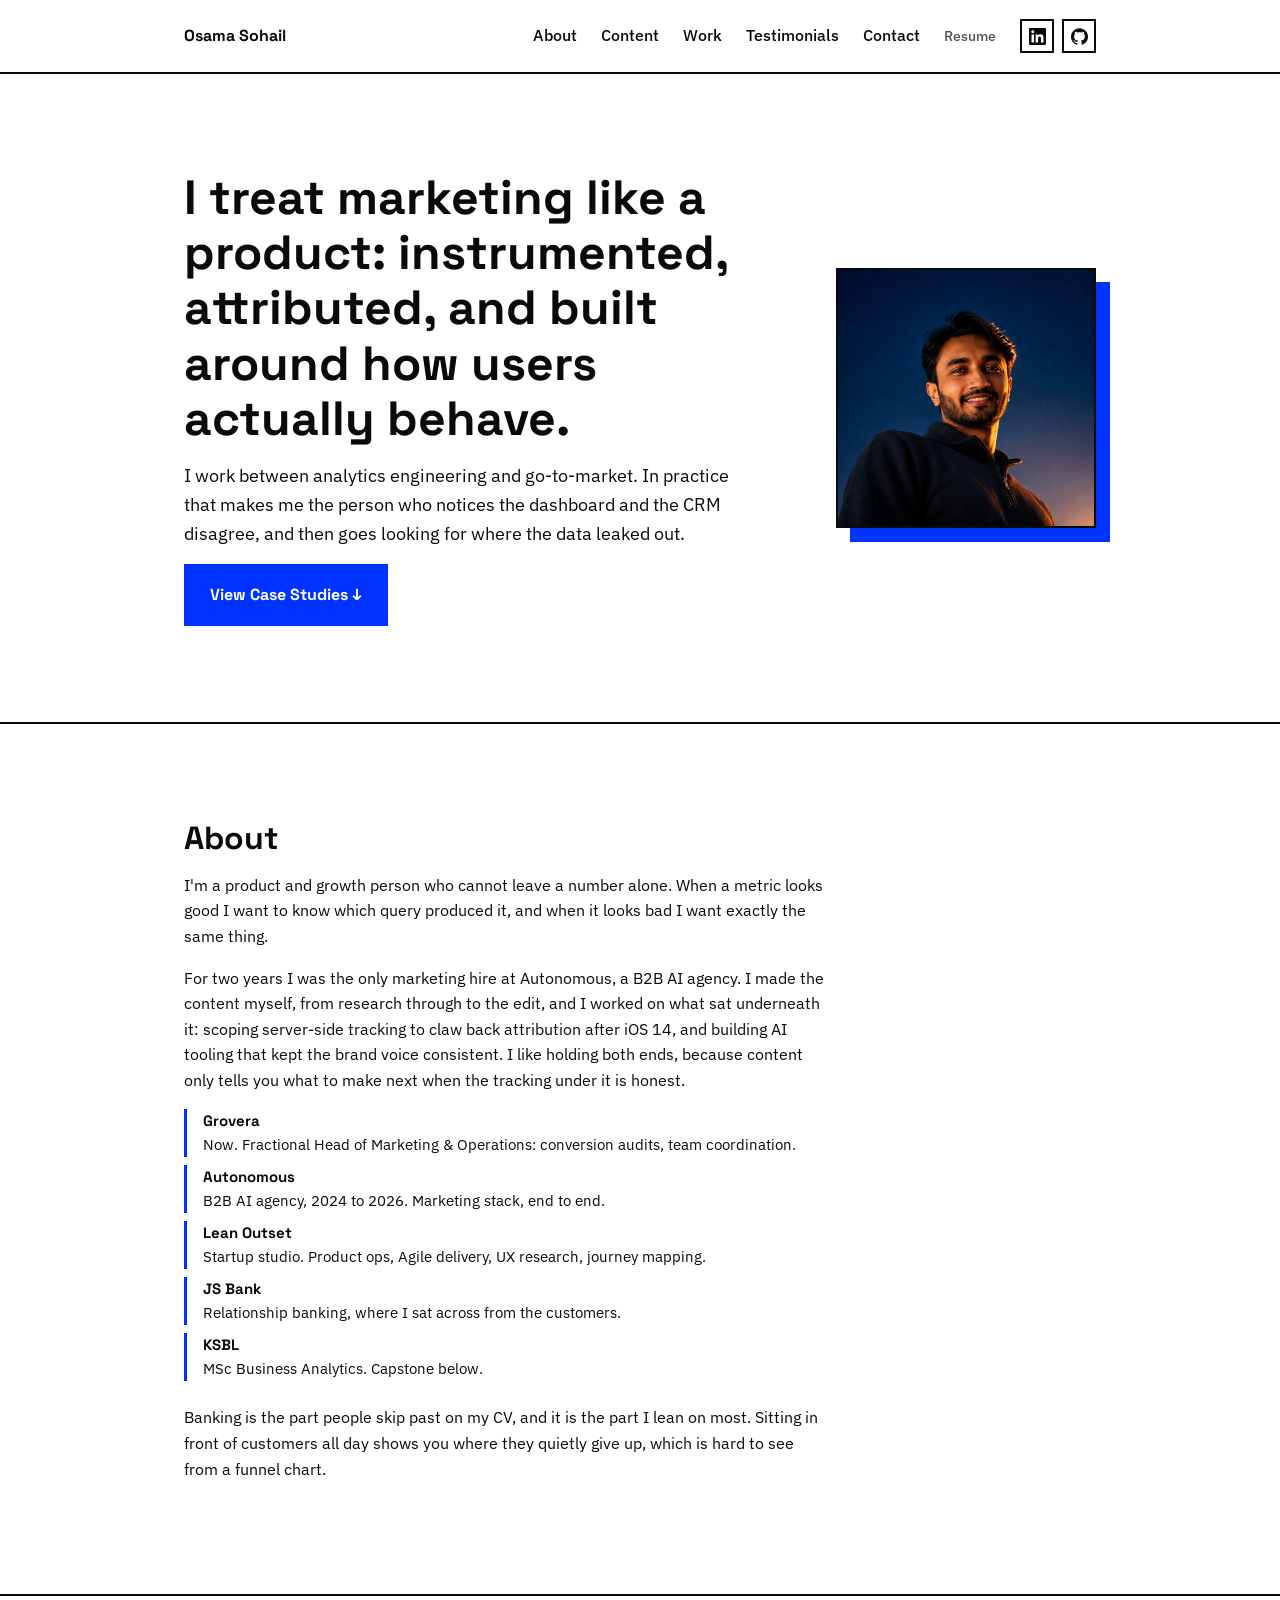
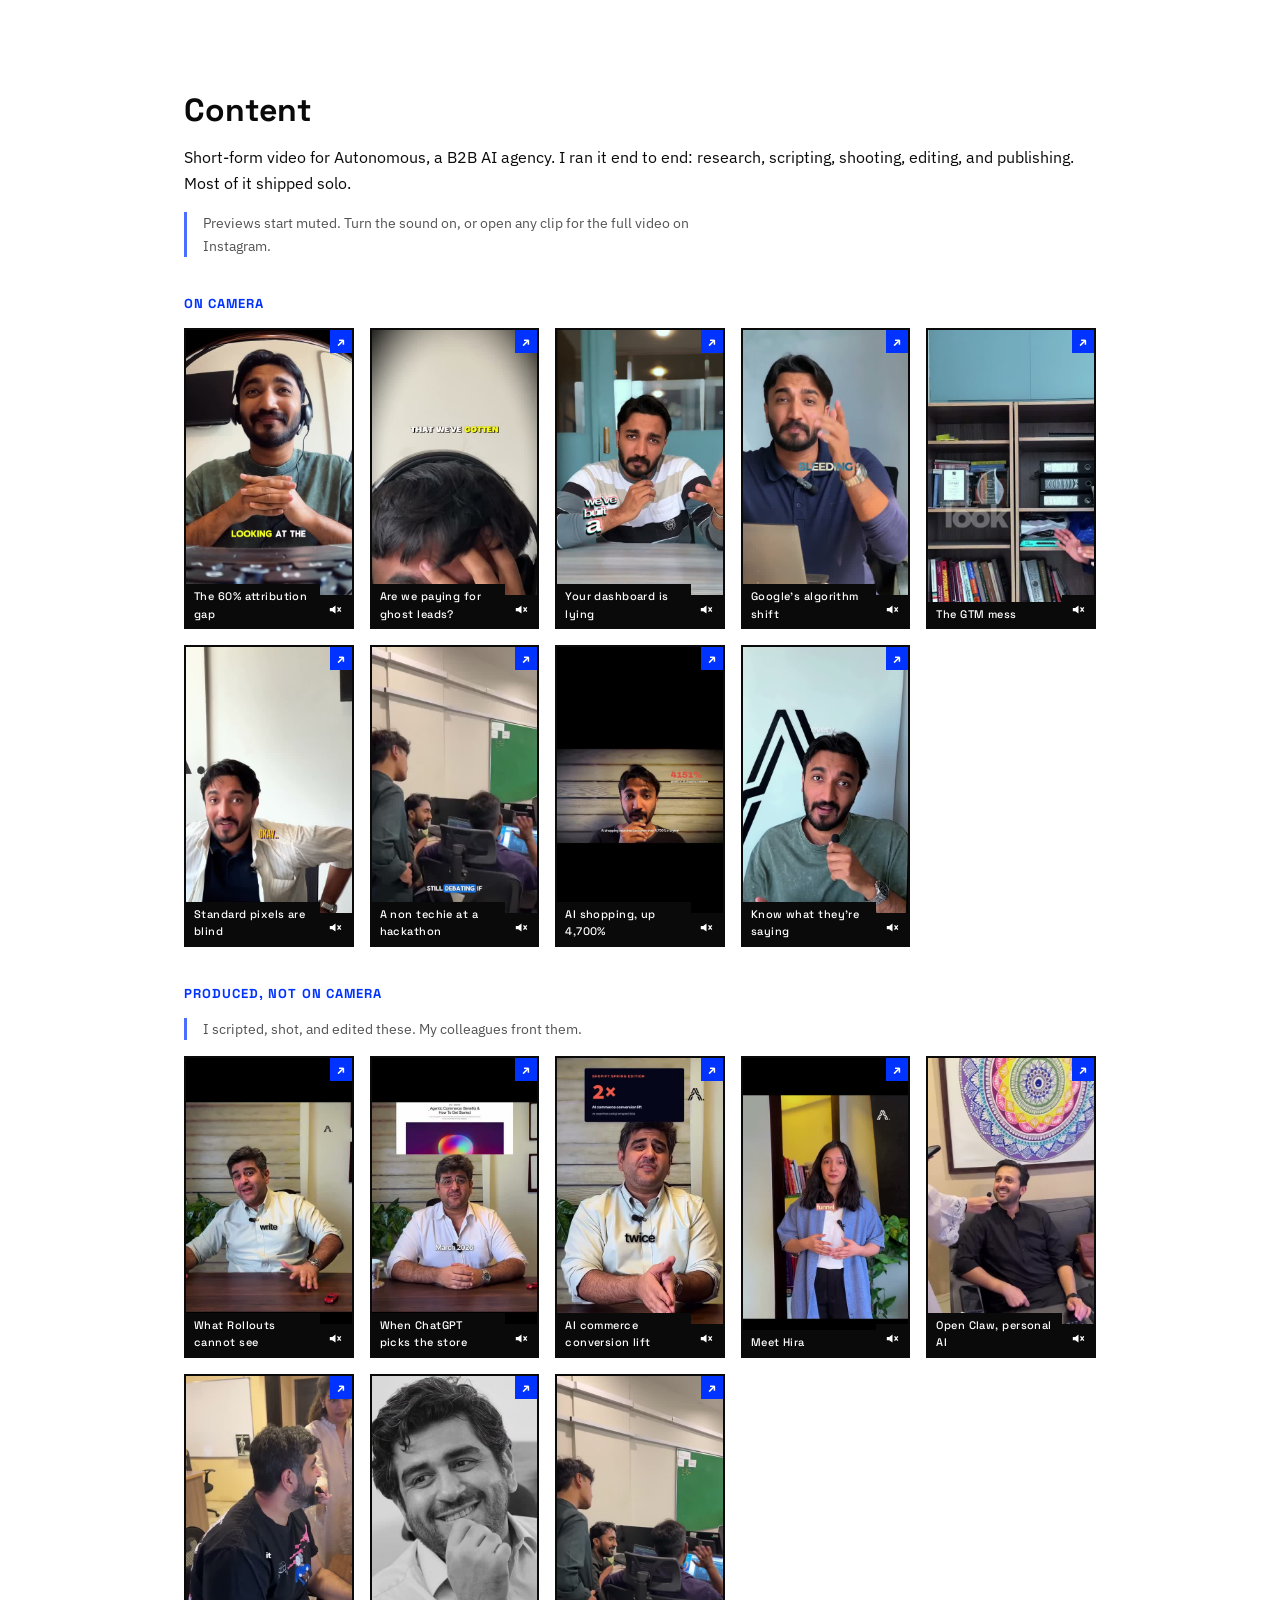
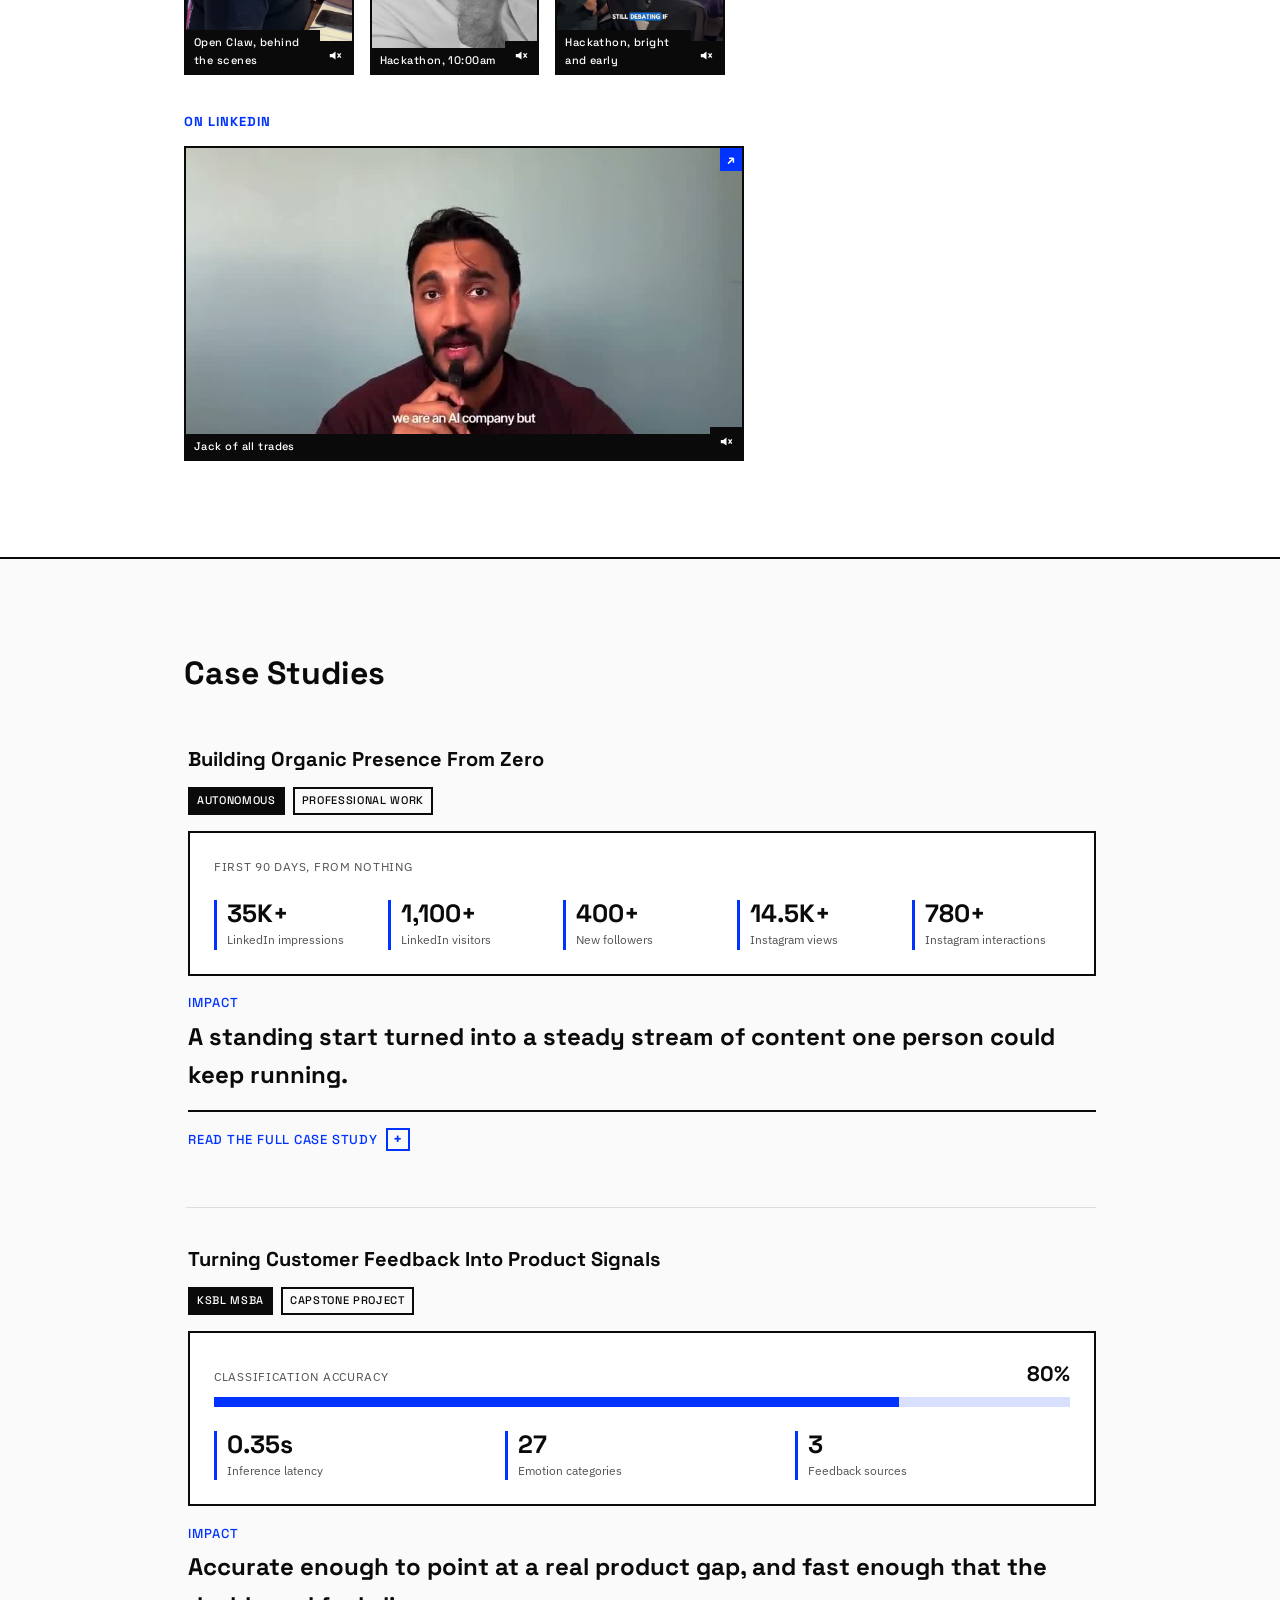
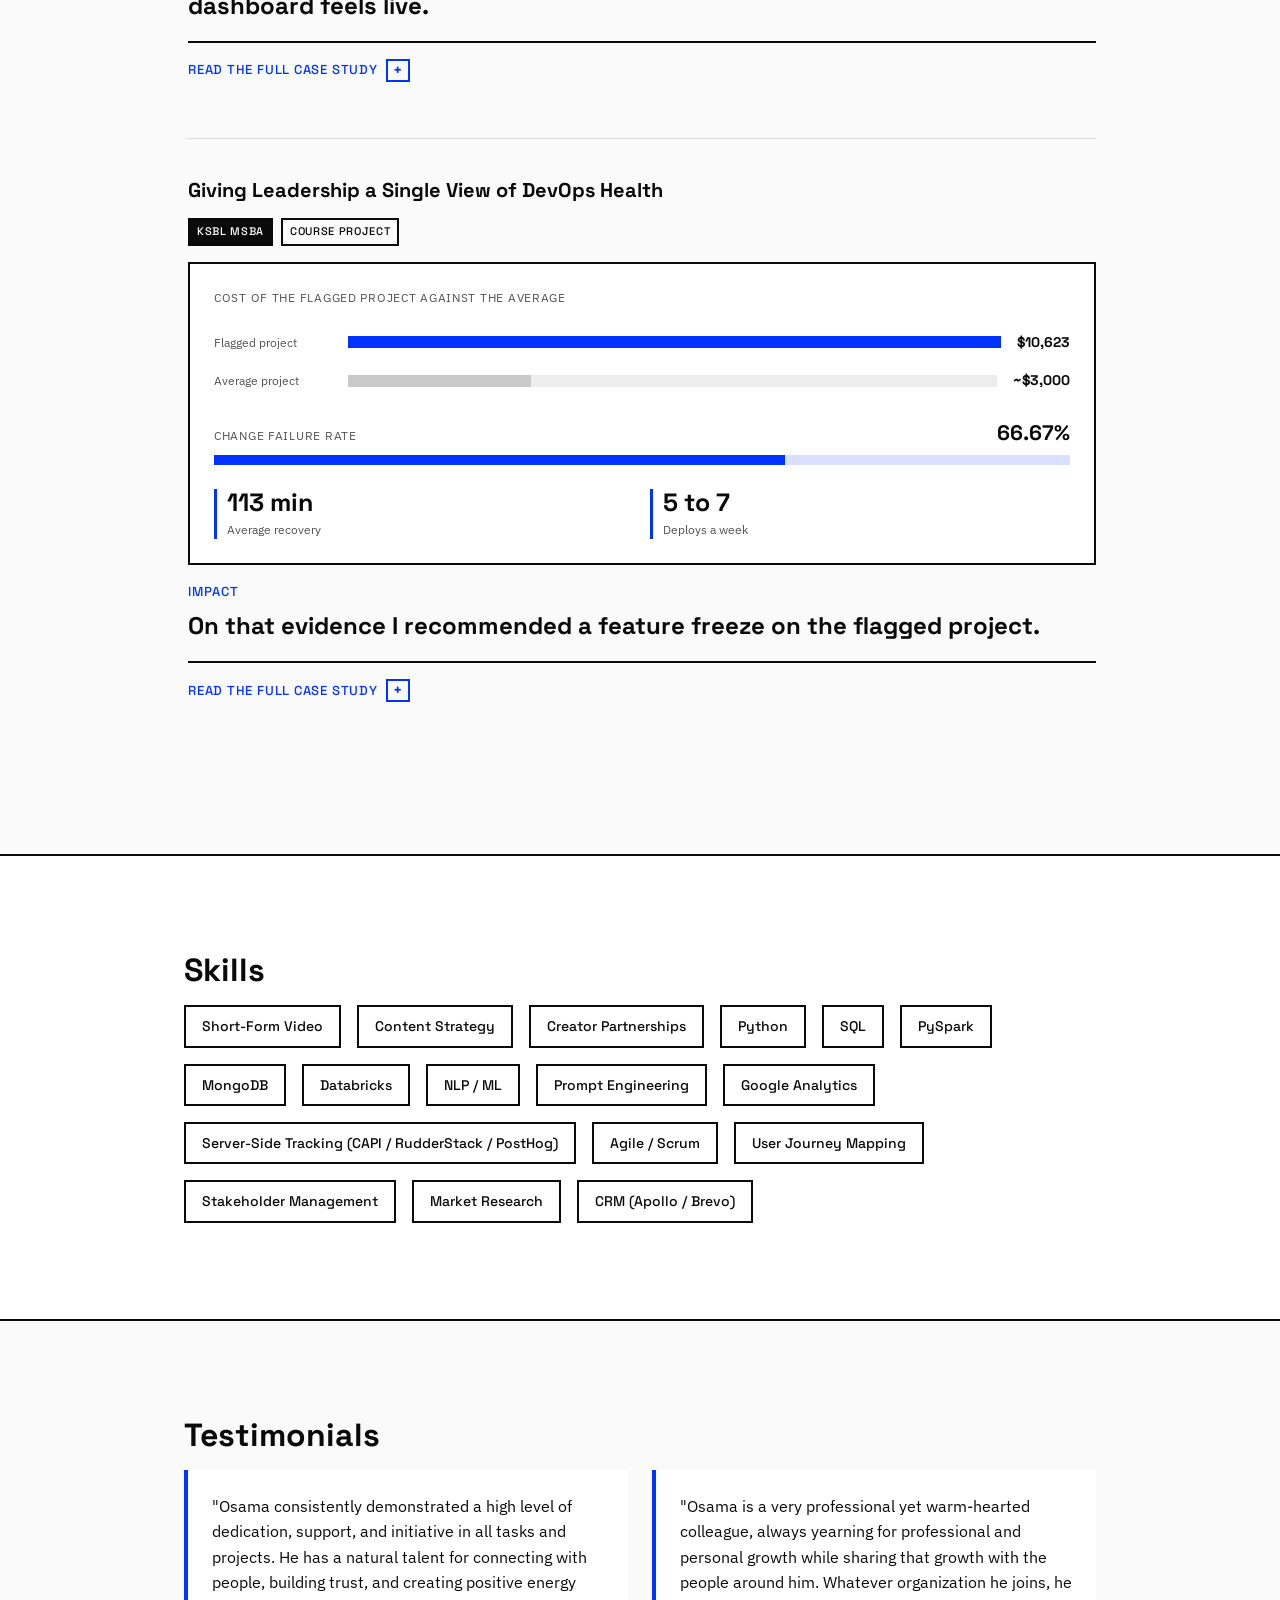
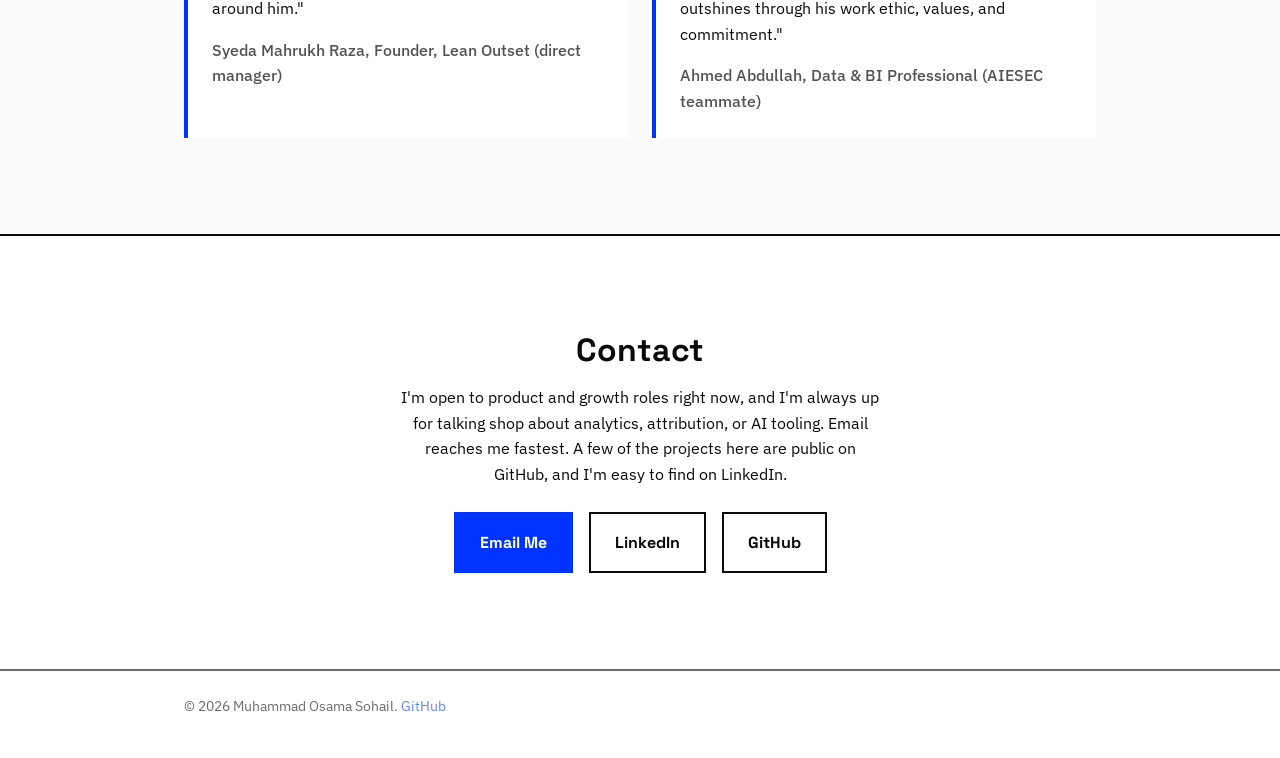
<file: public/index.html>
<!DOCTYPE html>
<html lang="en">
<head>
  <meta charset="UTF-8">
  <meta name="viewport" content="width=device-width, initial-scale=1.0">
  <title>Muhammad Osama Sohail | Product &amp; Growth</title>
  <meta name="description" content="Product and growth portfolio: case studies, skills, and background.">

  <meta property="og:title" content="Muhammad Osama Sohail | Product &amp; Growth">
  <meta property="og:description" content="Product and growth portfolio: case studies, skills, and background.">
  <meta property="og:type" content="website">
  <meta property="og:url" content="https://muhammadosamasohail.github.io/">
  <meta name="twitter:card" content="summary_large_image">
  <meta name="twitter:title" content="Muhammad Osama Sohail | Product &amp; Growth">
  <meta name="twitter:description" content="Product and growth portfolio: case studies, skills, and background.">
  <meta property="og:image" content="https://muhammadosamasohail.github.io/assets/og-card.png">
  <meta property="og:image:width" content="1200">
  <meta property="og:image:height" content="630">
  <meta property="og:image:alt" content="Portrait of Muhammad Osama Sohail beside his name and the label Product and Growth.">
  <meta name="twitter:image" content="https://muhammadosamasohail.github.io/assets/og-card.png">
  <link rel="canonical" href="https://muhammadosamasohail.github.io/">

  <link rel="icon" type="image/svg+xml" href="data:image/svg+xml,%3Csvg xmlns='http://www.w3.org/2000/svg' viewBox='0 0 100 100'%3E%3Crect width='100' height='100' fill='%230033ff'/%3E%3C/svg%3E">

  <link rel="preconnect" href="https://fonts.googleapis.com">
  <link rel="preconnect" href="https://fonts.gstatic.com" crossorigin>
  <link href="https://fonts.googleapis.com/css2?family=Space+Grotesk:wght@500;700&family=IBM+Plex+Sans:wght@400;500&display=swap" rel="stylesheet">
  <link rel="stylesheet" href="css/style.css">
  <script type="application/ld+json">
  {
    "@context": "https://schema.org",
    "@type": "Person",
    "name": "Muhammad Osama Sohail",
    "url": "https://muhammadosamasohail.github.io/",
    "jobTitle": "Product and Growth",
    "email": "mailto:muhammadosamasohail99@gmail.com",
    "sameAs": [
      "https://linkedin.com/in/muhammadosamasohail",
      "https://github.com/muhammadosamasohail"
    ]
  }
  </script>
</head>
<body>
  <svg class="icon-sprite" aria-hidden="true" focusable="false" width="0" height="0">
    <symbol id="i-linkedin" viewBox="0 0 24 24">
      <path d="M20.447 20.452h-3.554v-5.569c0-1.328-.027-3.037-1.852-3.037-1.853 0-2.136 1.445-2.136 2.939v5.667H9.351V9h3.414v1.561h.046c.477-.9 1.637-1.85 3.37-1.85 3.601 0 4.267 2.37 4.267 5.455v6.286zM5.337 7.433c-1.144 0-2.063-.926-2.063-2.065 0-1.138.92-2.063 2.063-2.063 1.14 0 2.064.925 2.064 2.063 0 1.139-.925 2.065-2.064 2.065zm1.782 13.019H3.555V9h3.564v11.452zM22.225 0H1.771C.792 0 0 .774 0 1.729v20.542C0 23.227.792 24 1.771 24h20.451C23.2 24 24 23.227 24 22.271V1.729C24 .774 23.2 0 22.225 0z" fill="currentColor"/>
    </symbol>
    <symbol id="i-github" viewBox="0 0 24 24">
      <path d="M12 .297c-6.63 0-12 5.373-12 12 0 5.303 3.438 9.8 8.205 11.385.6.113.82-.258.82-.577 0-.285-.01-1.04-.015-2.04-3.338.724-4.042-1.61-4.042-1.61C4.422 18.07 3.633 17.7 3.633 17.7c-1.087-.744.084-.729.084-.729 1.205.084 1.838 1.236 1.838 1.236 1.07 1.835 2.809 1.305 3.495.998.108-.776.417-1.305.76-1.605-2.665-.3-5.466-1.332-5.466-5.93 0-1.31.465-2.38 1.235-3.22-.135-.303-.54-1.523.105-3.176 0 0 1.005-.322 3.3 1.23.96-.267 1.98-.399 3-.405 1.02.006 2.04.138 3 .405 2.28-1.552 3.285-1.23 3.285-1.23.645 1.653.24 2.873.12 3.176.765.84 1.23 1.91 1.23 3.22 0 4.61-2.805 5.625-5.475 5.92.42.36.81 1.096.81 2.22 0 1.606-.015 2.896-.015 3.286 0 .315.21.69.825.57C20.565 22.092 24 17.592 24 12.297c0-6.627-5.373-12-12-12" fill="currentColor"/>
    </symbol>
    <symbol id="i-mute" viewBox="0 0 16 16">
      <path d="M1 6h3l4-3v10L4 10H1z" fill="currentColor"/>
      <path d="M10.5 5.5l4 5M14.5 5.5l-4 5" stroke="currentColor" stroke-width="1.6" fill="none"/>
    </symbol>
    <symbol id="i-sound" viewBox="0 0 16 16">
      <path d="M1 6h3l4-3v10L4 10H1z" fill="currentColor"/>
      <path d="M10.5 5.5a3.5 3.5 0 010 5" stroke="currentColor" stroke-width="1.6" fill="none"/>
    </symbol>
  </svg>
  <a class="skip-link" href="#main">Skip to content</a>
  <nav id="site-nav">
    <div class="container nav-inner">
      <span class="nav-name">Osama Sohail</span>
      <button id="nav-toggle" aria-label="Toggle navigation" aria-expanded="false">☰</button>
      <div class="nav-links">
        <a href="#about">About</a>
        <a href="#content">Content</a>
        <a href="#case-studies">Work</a>
        <a href="#testimonials">Testimonials</a>
        <a href="#contact">Contact</a>
        <a href="assets/resume.pdf" class="nav-resume" target="_blank" rel="noopener">Resume</a>
        <span class="nav-social">
          <a class="nav-icon" href="https://linkedin.com/in/muhammadosamasohail" target="_blank" rel="noopener" aria-label="Muhammad Osama Sohail on LinkedIn">
            <svg width="17" height="17" aria-hidden="true" focusable="false"><use href="#i-linkedin"/></svg>
          </a>
          <a class="nav-icon" href="https://github.com/muhammadosamasohail" target="_blank" rel="noopener" aria-label="Muhammad Osama Sohail on GitHub">
            <svg width="17" height="17" aria-hidden="true" focusable="false"><use href="#i-github"/></svg>
          </a>
        </span>
      </div>
    </div>
  </nav>
  <main id="main">
  <section id="hero">
    <div class="container hero-inner">
        <figure class="hero-portrait">
          <img src="assets/headshot.jpg"
               srcset="assets/headshot.jpg 440w, assets/headshot@2x.jpg 880w"
               sizes="(max-width: 720px) 120px, 280px"
               width="440" height="440"
               alt="Muhammad Osama Sohail"
               loading="eager" fetchpriority="high" decoding="async">
        </figure>
      <div class="hero-copy">
      <h1>I treat marketing like a product: instrumented, attributed, and built around how users actually behave.</h1>
      <p class="hero-subline">I work between analytics engineering and go-to-market. In practice that makes me the person who notices the dashboard and the CRM disagree, and then goes looking for where the data leaked out.</p>
      <a class="btn" href="#case-studies">View Case Studies ↓</a>
      </div>
    </div>
  </section>
  <section id="about">
    <div class="container reveal">
      <h2>About</h2>
      <p>I'm a product and growth person who cannot leave a number alone. When a metric looks good I want to know which query produced it, and when it looks bad I want exactly the same thing.</p>
      <p>For two years I was the only marketing hire at Autonomous, a B2B AI agency. I made the content myself, from research through to the edit, and I worked on what sat underneath it: scoping server-side tracking to claw back attribution after iOS 14, and building AI tooling that kept the brand voice consistent. I like holding both ends, because content only tells you what to make next when the tracking under it is honest.</p>
      <ul class="about-path">
        <li><strong>Grovera</strong> Now. Fractional Head of Marketing &amp; Operations: conversion audits, team coordination.</li>
        <li><strong>Autonomous</strong> B2B AI agency, 2024 to 2026. Marketing stack, end to end.</li>
        <li><strong>Lean Outset</strong> Startup studio. Product ops, Agile delivery, UX research, journey mapping.</li>
        <li><strong>JS Bank</strong> Relationship banking, where I sat across from the customers.</li>
        <li><strong>KSBL</strong> MSc Business Analytics. Capstone below.</li>
      </ul>
      <p>Banking is the part people skip past on my CV, and it is the part I lean on most. Sitting in front of customers all day shows you where they quietly give up, which is hard to see from a funnel chart.</p>
    </div>
  </section>
  <section id="content">
    <div class="container">
      <h2>Content</h2>
      <p>Short-form video for Autonomous, a B2B AI agency. I ran it end to end: research, scripting, shooting, editing, and publishing. Most of it shipped solo.</p>
      <p class="clip-note">Previews start muted. Turn the sound on, or open any clip for the full video on Instagram.</p>

      <h3 class="clip-group">On camera</h3>
      <div class="clip-grid">
        <figure class="clip">
          <img class="clip-poster" src="assets/clips/martech-1.jpg" width="480" height="854"
               loading="lazy" decoding="async" alt="The 60% attribution gap, still frame">
          <video class="clip-video" data-src="assets/clips/martech-1.mp4"
                 muted loop playsinline preload="none" aria-hidden="true"></video>
          <a class="clip-open" href="https://www.instagram.com/p/DT0FkrVjC7m/" target="_blank" rel="noopener">
            <span class="clip-cta" aria-hidden="true">Watch on Instagram</span>
            <span class="clip-arrow" aria-hidden="true">&#8599;</span>
            <span class="visually-hidden">Watch The 60% attribution gap on Instagram</span>
          </a>
          <button class="clip-sound" type="button" aria-pressed="false"
                  aria-label="Turn on sound for The 60% attribution gap"
                  data-on="Turn off sound for The 60% attribution gap" data-off="Turn on sound for The 60% attribution gap">
            <span class="icon-mute"><svg width="13" height="13" aria-hidden="true" focusable="false"><use href="#i-mute"/></svg></span><span class="icon-sound"><svg width="13" height="13" aria-hidden="true" focusable="false"><use href="#i-sound"/></svg></span>
          </button>
          <figcaption class="clip-label">The 60% attribution gap</figcaption>
        </figure>
        <figure class="clip">
          <img class="clip-poster" src="assets/clips/martech-2.jpg" width="480" height="854"
               loading="lazy" decoding="async" alt="Are we paying for ghost leads?, still frame">
          <video class="clip-video" data-src="assets/clips/martech-2.mp4"
                 muted loop playsinline preload="none" aria-hidden="true"></video>
          <a class="clip-open" href="https://www.instagram.com/p/DUGHGVPDCN4/" target="_blank" rel="noopener">
            <span class="clip-cta" aria-hidden="true">Watch on Instagram</span>
            <span class="clip-arrow" aria-hidden="true">&#8599;</span>
            <span class="visually-hidden">Watch Are we paying for ghost leads? on Instagram</span>
          </a>
          <button class="clip-sound" type="button" aria-pressed="false"
                  aria-label="Turn on sound for Are we paying for ghost leads?"
                  data-on="Turn off sound for Are we paying for ghost leads?" data-off="Turn on sound for Are we paying for ghost leads?">
            <span class="icon-mute"><svg width="13" height="13" aria-hidden="true" focusable="false"><use href="#i-mute"/></svg></span><span class="icon-sound"><svg width="13" height="13" aria-hidden="true" focusable="false"><use href="#i-sound"/></svg></span>
          </button>
          <figcaption class="clip-label">Are we paying for ghost leads?</figcaption>
        </figure>
        <figure class="clip">
          <img class="clip-poster" src="assets/clips/martech-3.jpg" width="480" height="854"
               loading="lazy" decoding="async" alt="Your dashboard is lying, still frame">
          <video class="clip-video" data-src="assets/clips/martech-3.mp4"
                 muted loop playsinline preload="none" aria-hidden="true"></video>
          <a class="clip-open" href="https://www.instagram.com/p/DUYIt1MDPT2/" target="_blank" rel="noopener">
            <span class="clip-cta" aria-hidden="true">Watch on Instagram</span>
            <span class="clip-arrow" aria-hidden="true">&#8599;</span>
            <span class="visually-hidden">Watch Your dashboard is lying on Instagram</span>
          </a>
          <button class="clip-sound" type="button" aria-pressed="false"
                  aria-label="Turn on sound for Your dashboard is lying"
                  data-on="Turn off sound for Your dashboard is lying" data-off="Turn on sound for Your dashboard is lying">
            <span class="icon-mute"><svg width="13" height="13" aria-hidden="true" focusable="false"><use href="#i-mute"/></svg></span><span class="icon-sound"><svg width="13" height="13" aria-hidden="true" focusable="false"><use href="#i-sound"/></svg></span>
          </button>
          <figcaption class="clip-label">Your dashboard is lying</figcaption>
        </figure>
        <figure class="clip">
          <img class="clip-poster" src="assets/clips/martech-4.jpg" width="480" height="854"
               loading="lazy" decoding="async" alt="Google's algorithm shift, still frame">
          <video class="clip-video" data-src="assets/clips/martech-4.mp4"
                 muted loop playsinline preload="none" aria-hidden="true"></video>
          <a class="clip-open" href="https://www.instagram.com/p/DU0c1T-jGnj/" target="_blank" rel="noopener">
            <span class="clip-cta" aria-hidden="true">Watch on Instagram</span>
            <span class="clip-arrow" aria-hidden="true">&#8599;</span>
            <span class="visually-hidden">Watch Google's algorithm shift on Instagram</span>
          </a>
          <button class="clip-sound" type="button" aria-pressed="false"
                  aria-label="Turn on sound for Google's algorithm shift"
                  data-on="Turn off sound for Google's algorithm shift" data-off="Turn on sound for Google's algorithm shift">
            <span class="icon-mute"><svg width="13" height="13" aria-hidden="true" focusable="false"><use href="#i-mute"/></svg></span><span class="icon-sound"><svg width="13" height="13" aria-hidden="true" focusable="false"><use href="#i-sound"/></svg></span>
          </button>
          <figcaption class="clip-label">Google's algorithm shift</figcaption>
        </figure>
        <figure class="clip">
          <img class="clip-poster" src="assets/clips/martech-5.jpg" width="480" height="854"
               loading="lazy" decoding="async" alt="The GTM mess, still frame">
          <video class="clip-video" data-src="assets/clips/martech-5.mp4"
                 muted loop playsinline preload="none" aria-hidden="true"></video>
          <a class="clip-open" href="https://www.instagram.com/p/DVL-8LxDFN5/" target="_blank" rel="noopener">
            <span class="clip-cta" aria-hidden="true">Watch on Instagram</span>
            <span class="clip-arrow" aria-hidden="true">&#8599;</span>
            <span class="visually-hidden">Watch The GTM mess on Instagram</span>
          </a>
          <button class="clip-sound" type="button" aria-pressed="false"
                  aria-label="Turn on sound for The GTM mess"
                  data-on="Turn off sound for The GTM mess" data-off="Turn on sound for The GTM mess">
            <span class="icon-mute"><svg width="13" height="13" aria-hidden="true" focusable="false"><use href="#i-mute"/></svg></span><span class="icon-sound"><svg width="13" height="13" aria-hidden="true" focusable="false"><use href="#i-sound"/></svg></span>
          </button>
          <figcaption class="clip-label">The GTM mess</figcaption>
        </figure>
        <figure class="clip">
          <img class="clip-poster" src="assets/clips/martech-6.jpg" width="480" height="854"
               loading="lazy" decoding="async" alt="Standard pixels are blind, still frame">
          <video class="clip-video" data-src="assets/clips/martech-6.mp4"
                 muted loop playsinline preload="none" aria-hidden="true"></video>
          <a class="clip-open" href="https://www.instagram.com/p/DV_cO9NjN9H/" target="_blank" rel="noopener">
            <span class="clip-cta" aria-hidden="true">Watch on Instagram</span>
            <span class="clip-arrow" aria-hidden="true">&#8599;</span>
            <span class="visually-hidden">Watch Standard pixels are blind on Instagram</span>
          </a>
          <button class="clip-sound" type="button" aria-pressed="false"
                  aria-label="Turn on sound for Standard pixels are blind"
                  data-on="Turn off sound for Standard pixels are blind" data-off="Turn on sound for Standard pixels are blind">
            <span class="icon-mute"><svg width="13" height="13" aria-hidden="true" focusable="false"><use href="#i-mute"/></svg></span><span class="icon-sound"><svg width="13" height="13" aria-hidden="true" focusable="false"><use href="#i-sound"/></svg></span>
          </button>
          <figcaption class="clip-label">Standard pixels are blind</figcaption>
        </figure>
        <figure class="clip">
          <img class="clip-poster" src="assets/clips/non-techie.jpg" width="480" height="854"
               loading="lazy" decoding="async" alt="A non techie at a hackathon, still frame">
          <video class="clip-video" data-src="assets/clips/non-techie.mp4"
                 muted loop playsinline preload="none" aria-hidden="true"></video>
          <a class="clip-open" href="https://www.instagram.com/p/DOvpa8-DKtA/" target="_blank" rel="noopener">
            <span class="clip-cta" aria-hidden="true">Watch on Instagram</span>
            <span class="clip-arrow" aria-hidden="true">&#8599;</span>
            <span class="visually-hidden">Watch A non techie at a hackathon on Instagram</span>
          </a>
          <button class="clip-sound" type="button" aria-pressed="false"
                  aria-label="Turn on sound for A non techie at a hackathon"
                  data-on="Turn off sound for A non techie at a hackathon" data-off="Turn on sound for A non techie at a hackathon">
            <span class="icon-mute"><svg width="13" height="13" aria-hidden="true" focusable="false"><use href="#i-mute"/></svg></span><span class="icon-sound"><svg width="13" height="13" aria-hidden="true" focusable="false"><use href="#i-sound"/></svg></span>
          </button>
          <figcaption class="clip-label">A non techie at a hackathon</figcaption>
        </figure>
        <figure class="clip">
          <img class="clip-poster" src="assets/clips/shopify-1.jpg" width="480" height="854"
               loading="lazy" decoding="async" alt="AI shopping, up 4,700%, still frame">
          <video class="clip-video" data-src="assets/clips/shopify-1.mp4"
                 muted loop playsinline preload="none" aria-hidden="true"></video>
          <a class="clip-open" href="https://www.instagram.com/p/DYXBv5_PYpD/" target="_blank" rel="noopener">
            <span class="clip-cta" aria-hidden="true">Watch on Instagram</span>
            <span class="clip-arrow" aria-hidden="true">&#8599;</span>
            <span class="visually-hidden">Watch AI shopping, up 4,700% on Instagram</span>
          </a>
          <button class="clip-sound" type="button" aria-pressed="false"
                  aria-label="Turn on sound for AI shopping, up 4,700%"
                  data-on="Turn off sound for AI shopping, up 4,700%" data-off="Turn on sound for AI shopping, up 4,700%">
            <span class="icon-mute"><svg width="13" height="13" aria-hidden="true" focusable="false"><use href="#i-mute"/></svg></span><span class="icon-sound"><svg width="13" height="13" aria-hidden="true" focusable="false"><use href="#i-sound"/></svg></span>
          </button>
          <figcaption class="clip-label">AI shopping, up 4,700%</figcaption>
        </figure>
        <figure class="clip">
          <img class="clip-poster" src="assets/clips/pr.jpg" width="480" height="854"
               loading="lazy" decoding="async" alt="Know what they're saying, still frame">
          <video class="clip-video" data-src="assets/clips/pr.mp4"
                 muted loop playsinline preload="none" aria-hidden="true"></video>
          <a class="clip-open" href="https://www.instagram.com/p/DWmFEHIDMmz/" target="_blank" rel="noopener">
            <span class="clip-cta" aria-hidden="true">Watch on Instagram</span>
            <span class="clip-arrow" aria-hidden="true">&#8599;</span>
            <span class="visually-hidden">Watch Know what they're saying on Instagram</span>
          </a>
          <button class="clip-sound" type="button" aria-pressed="false"
                  aria-label="Turn on sound for Know what they're saying"
                  data-on="Turn off sound for Know what they're saying" data-off="Turn on sound for Know what they're saying">
            <span class="icon-mute"><svg width="13" height="13" aria-hidden="true" focusable="false"><use href="#i-mute"/></svg></span><span class="icon-sound"><svg width="13" height="13" aria-hidden="true" focusable="false"><use href="#i-sound"/></svg></span>
          </button>
          <figcaption class="clip-label">Know what they're saying</figcaption>
        </figure>
      </div>

      <h3 class="clip-group">Produced, not on camera</h3>
      <p class="clip-note">I scripted, shot, and edited these. My colleagues front them.</p>
      <div class="clip-grid">
        <figure class="clip">
          <img class="clip-poster" src="assets/clips/shopify-2.jpg" width="480" height="854"
               loading="lazy" decoding="async" alt="What Rollouts cannot see, still frame">
          <video class="clip-video" data-src="assets/clips/shopify-2.mp4"
                 muted loop playsinline preload="none" aria-hidden="true"></video>
          <a class="clip-open" href="https://www.instagram.com/p/DbGQU0eK9yf/" target="_blank" rel="noopener">
            <span class="clip-cta" aria-hidden="true">Watch on Instagram</span>
            <span class="clip-arrow" aria-hidden="true">&#8599;</span>
            <span class="visually-hidden">Watch What Rollouts cannot see on Instagram</span>
          </a>
          <button class="clip-sound" type="button" aria-pressed="false"
                  aria-label="Turn on sound for What Rollouts cannot see"
                  data-on="Turn off sound for What Rollouts cannot see" data-off="Turn on sound for What Rollouts cannot see">
            <span class="icon-mute"><svg width="13" height="13" aria-hidden="true" focusable="false"><use href="#i-mute"/></svg></span><span class="icon-sound"><svg width="13" height="13" aria-hidden="true" focusable="false"><use href="#i-sound"/></svg></span>
          </button>
          <figcaption class="clip-label">What Rollouts cannot see</figcaption>
        </figure>
        <figure class="clip">
          <img class="clip-poster" src="assets/clips/shopify-3.jpg" width="480" height="854"
               loading="lazy" decoding="async" alt="When ChatGPT picks the store, still frame">
          <video class="clip-video" data-src="assets/clips/shopify-3.mp4"
                 muted loop playsinline preload="none" aria-hidden="true"></video>
          <a class="clip-open" href="https://www.instagram.com/p/Dac8sz8qVfE/" target="_blank" rel="noopener">
            <span class="clip-cta" aria-hidden="true">Watch on Instagram</span>
            <span class="clip-arrow" aria-hidden="true">&#8599;</span>
            <span class="visually-hidden">Watch When ChatGPT picks the store on Instagram</span>
          </a>
          <button class="clip-sound" type="button" aria-pressed="false"
                  aria-label="Turn on sound for When ChatGPT picks the store"
                  data-on="Turn off sound for When ChatGPT picks the store" data-off="Turn on sound for When ChatGPT picks the store">
            <span class="icon-mute"><svg width="13" height="13" aria-hidden="true" focusable="false"><use href="#i-mute"/></svg></span><span class="icon-sound"><svg width="13" height="13" aria-hidden="true" focusable="false"><use href="#i-sound"/></svg></span>
          </button>
          <figcaption class="clip-label">When ChatGPT picks the store</figcaption>
        </figure>
        <figure class="clip">
          <img class="clip-poster" src="assets/clips/shopify-4.jpg" width="480" height="854"
               loading="lazy" decoding="async" alt="AI commerce conversion lift, still frame">
          <video class="clip-video" data-src="assets/clips/shopify-4.mp4"
                 muted loop playsinline preload="none" aria-hidden="true"></video>
          <a class="clip-open" href="https://www.instagram.com/p/Daxp_viKohl/" target="_blank" rel="noopener">
            <span class="clip-cta" aria-hidden="true">Watch on Instagram</span>
            <span class="clip-arrow" aria-hidden="true">&#8599;</span>
            <span class="visually-hidden">Watch AI commerce conversion lift on Instagram</span>
          </a>
          <button class="clip-sound" type="button" aria-pressed="false"
                  aria-label="Turn on sound for AI commerce conversion lift"
                  data-on="Turn off sound for AI commerce conversion lift" data-off="Turn on sound for AI commerce conversion lift">
            <span class="icon-mute"><svg width="13" height="13" aria-hidden="true" focusable="false"><use href="#i-mute"/></svg></span><span class="icon-sound"><svg width="13" height="13" aria-hidden="true" focusable="false"><use href="#i-sound"/></svg></span>
          </button>
          <figcaption class="clip-label">AI commerce conversion lift</figcaption>
        </figure>
        <figure class="clip">
          <img class="clip-poster" src="assets/clips/shopify-5.jpg" width="480" height="854"
               loading="lazy" decoding="async" alt="Meet Hira, still frame">
          <video class="clip-video" data-src="assets/clips/shopify-5.mp4"
                 muted loop playsinline preload="none" aria-hidden="true"></video>
          <a class="clip-open" href="https://www.instagram.com/p/DZIFaHOqkUA/" target="_blank" rel="noopener">
            <span class="clip-cta" aria-hidden="true">Watch on Instagram</span>
            <span class="clip-arrow" aria-hidden="true">&#8599;</span>
            <span class="visually-hidden">Watch Meet Hira on Instagram</span>
          </a>
          <button class="clip-sound" type="button" aria-pressed="false"
                  aria-label="Turn on sound for Meet Hira"
                  data-on="Turn off sound for Meet Hira" data-off="Turn on sound for Meet Hira">
            <span class="icon-mute"><svg width="13" height="13" aria-hidden="true" focusable="false"><use href="#i-mute"/></svg></span><span class="icon-sound"><svg width="13" height="13" aria-hidden="true" focusable="false"><use href="#i-sound"/></svg></span>
          </button>
          <figcaption class="clip-label">Meet Hira</figcaption>
        </figure>
        <figure class="clip">
          <img class="clip-poster" src="assets/clips/open-claw-1.jpg" width="480" height="854"
               loading="lazy" decoding="async" alt="Open Claw, personal AI, still frame">
          <video class="clip-video" data-src="assets/clips/open-claw-1.mp4"
                 muted loop playsinline preload="none" aria-hidden="true"></video>
          <a class="clip-open" href="https://www.instagram.com/p/DUnxE_VjDKh/" target="_blank" rel="noopener">
            <span class="clip-cta" aria-hidden="true">Watch on Instagram</span>
            <span class="clip-arrow" aria-hidden="true">&#8599;</span>
            <span class="visually-hidden">Watch Open Claw, personal AI on Instagram</span>
          </a>
          <button class="clip-sound" type="button" aria-pressed="false"
                  aria-label="Turn on sound for Open Claw, personal AI"
                  data-on="Turn off sound for Open Claw, personal AI" data-off="Turn on sound for Open Claw, personal AI">
            <span class="icon-mute"><svg width="13" height="13" aria-hidden="true" focusable="false"><use href="#i-mute"/></svg></span><span class="icon-sound"><svg width="13" height="13" aria-hidden="true" focusable="false"><use href="#i-sound"/></svg></span>
          </button>
          <figcaption class="clip-label">Open Claw, personal AI</figcaption>
        </figure>
        <figure class="clip">
          <img class="clip-poster" src="assets/clips/open-claw-2.jpg" width="480" height="854"
               loading="lazy" decoding="async" alt="Open Claw, behind the scenes, still frame">
          <video class="clip-video" data-src="assets/clips/open-claw-2.mp4"
                 muted loop playsinline preload="none" aria-hidden="true"></video>
          <a class="clip-open" href="https://www.instagram.com/p/DU8KPCxjLCS/" target="_blank" rel="noopener">
            <span class="clip-cta" aria-hidden="true">Watch on Instagram</span>
            <span class="clip-arrow" aria-hidden="true">&#8599;</span>
            <span class="visually-hidden">Watch Open Claw, behind the scenes on Instagram</span>
          </a>
          <button class="clip-sound" type="button" aria-pressed="false"
                  aria-label="Turn on sound for Open Claw, behind the scenes"
                  data-on="Turn off sound for Open Claw, behind the scenes" data-off="Turn on sound for Open Claw, behind the scenes">
            <span class="icon-mute"><svg width="13" height="13" aria-hidden="true" focusable="false"><use href="#i-mute"/></svg></span><span class="icon-sound"><svg width="13" height="13" aria-hidden="true" focusable="false"><use href="#i-sound"/></svg></span>
          </button>
          <figcaption class="clip-label">Open Claw, behind the scenes</figcaption>
        </figure>
        <figure class="clip">
          <img class="clip-poster" src="assets/clips/hackathon-1.jpg" width="480" height="854"
               loading="lazy" decoding="async" alt="Hackathon, 10:00am, still frame">
          <video class="clip-video" data-src="assets/clips/hackathon-1.mp4"
                 muted loop playsinline preload="none" aria-hidden="true"></video>
          <a class="clip-open" href="https://www.instagram.com/p/DMpN64RMuKU/" target="_blank" rel="noopener">
            <span class="clip-cta" aria-hidden="true">Watch on Instagram</span>
            <span class="clip-arrow" aria-hidden="true">&#8599;</span>
            <span class="visually-hidden">Watch Hackathon, 10:00am on Instagram</span>
          </a>
          <button class="clip-sound" type="button" aria-pressed="false"
                  aria-label="Turn on sound for Hackathon, 10:00am"
                  data-on="Turn off sound for Hackathon, 10:00am" data-off="Turn on sound for Hackathon, 10:00am">
            <span class="icon-mute"><svg width="13" height="13" aria-hidden="true" focusable="false"><use href="#i-mute"/></svg></span><span class="icon-sound"><svg width="13" height="13" aria-hidden="true" focusable="false"><use href="#i-sound"/></svg></span>
          </button>
          <figcaption class="clip-label">Hackathon, 10:00am</figcaption>
        </figure>
        <figure class="clip">
          <img class="clip-poster" src="assets/clips/hackathon-2.jpg" width="480" height="854"
               loading="lazy" decoding="async" alt="Hackathon, bright and early, still frame">
          <video class="clip-video" data-src="assets/clips/hackathon-2.mp4"
                 muted loop playsinline preload="none" aria-hidden="true"></video>
          <a class="clip-open" href="https://www.instagram.com/p/DMw8cqJsr5Y/" target="_blank" rel="noopener">
            <span class="clip-cta" aria-hidden="true">Watch on Instagram</span>
            <span class="clip-arrow" aria-hidden="true">&#8599;</span>
            <span class="visually-hidden">Watch Hackathon, bright and early on Instagram</span>
          </a>
          <button class="clip-sound" type="button" aria-pressed="false"
                  aria-label="Turn on sound for Hackathon, bright and early"
                  data-on="Turn off sound for Hackathon, bright and early" data-off="Turn on sound for Hackathon, bright and early">
            <span class="icon-mute"><svg width="13" height="13" aria-hidden="true" focusable="false"><use href="#i-mute"/></svg></span><span class="icon-sound"><svg width="13" height="13" aria-hidden="true" focusable="false"><use href="#i-sound"/></svg></span>
          </button>
          <figcaption class="clip-label">Hackathon, bright and early</figcaption>
        </figure>
      </div>

      <h3 class="clip-group">On LinkedIn</h3>
      <div class="clip-grid clip-grid-wide">
        <figure class="clip clip-wide">
          <img class="clip-poster" src="assets/clips/linkedin-1.jpg" width="854" height="480"
               loading="lazy" decoding="async" alt="Jack of all trades, still frame">
          <video class="clip-video" data-src="assets/clips/linkedin-1.mp4"
                 muted loop playsinline preload="none" aria-hidden="true"></video>
          <a class="clip-open" href="https://www.linkedin.com/feed/update/urn:li:ugcPost:7452040898068070400/" target="_blank" rel="noopener">
            <span class="clip-cta" aria-hidden="true">Watch on LinkedIn</span>
            <span class="clip-arrow" aria-hidden="true">&#8599;</span>
            <span class="visually-hidden">Watch Jack of all trades on LinkedIn</span>
          </a>
          <button class="clip-sound" type="button" aria-pressed="false"
                  aria-label="Turn on sound for Jack of all trades"
                  data-on="Turn off sound for Jack of all trades" data-off="Turn on sound for Jack of all trades">
            <span class="icon-mute"><svg width="13" height="13" aria-hidden="true" focusable="false"><use href="#i-mute"/></svg></span><span class="icon-sound"><svg width="13" height="13" aria-hidden="true" focusable="false"><use href="#i-sound"/></svg></span>
          </button>
          <figcaption class="clip-label">Jack of all trades</figcaption>
        </figure>
      </div>
    </div>
  </section>
  <section id="case-studies">
    <div class="container">
      <h2>Case Studies</h2>
      <article class="case-study reveal">
        <h3>Building Organic Presence From Zero</h3>
        <p class="cs-meta"><span class="cs-org">Autonomous</span><span class="cs-kind">Professional work</span></p>
        <div class="cs-figure">
          <p class="fig-title">First 90 days, from nothing</p>
          <div class="fig-stats">
            <div class="fig-stat"><span class="fig-stat-value">35K+</span><span class="fig-stat-label">LinkedIn impressions</span></div>
            <div class="fig-stat"><span class="fig-stat-value">1,100+</span><span class="fig-stat-label">LinkedIn visitors</span></div>
            <div class="fig-stat"><span class="fig-stat-value">400+</span><span class="fig-stat-label">New followers</span></div>
            <div class="fig-stat"><span class="fig-stat-value">14.5K+</span><span class="fig-stat-label">Instagram views</span></div>
            <div class="fig-stat"><span class="fig-stat-value">780+</span><span class="fig-stat-label">Instagram interactions</span></div>
          </div>
        </div>
        <div class="cs-impact">
          <h4>Impact</h4>
          <p class="cs-metric">A standing start turned into a steady stream of content one person could keep running.</p>
        </div>
        <details class="cs-more">
          <summary>Read the full case study<span class="visually-hidden">: Building Organic Presence From Zero</span></summary>
          <div class="cs-role">
            <h4>My Role</h4>
            <p>Solo, from research through to publishing. Every step ran by hand, which is how I learned which ones were worth automating.</p>
          </div>
          <div class="cs-problem">
            <h4>Problem</h4>
            <p>Autonomous had no organic presence in a crowded B2B AI market and no paid acquisition budget. Growth had to come entirely from owned content, with no team, no ad spend, and no existing audience to build on.</p>
          </div>
          <div class="cs-process">
            <h4>Process</h4>
            <p>I owned go-to-market content across LinkedIn and Instagram, solo, and did the research, scripting, shooting and editing by hand. To test whether production could scale past one person, I built a <a href="https://github.com/muhammadosamasohail/avatar-pipeline" target="_blank" rel="noopener">Python pipeline</a> on FFmpeg, ElevenLabs, HeyGen, and WhisperX that automates voice, avatar rendering, captioning, and compositing. It works end to end, but it never went into production. Everything published was made by hand.</p>
          </div>
          <div class="cs-solution">
            <h4>Solution</h4>
            <p>The result was a repeatable content process: one person producing consistent, on-brand video and image content with no budget and no team. Alongside it, I wrote an SEO automation script that found and resubmitted 70+ pages left unindexed by a WordPress-to-Wagtail CMS migration.</p>
          </div>
          <div class="cs-learnings">
            <h4>Learnings</h4>
            <p>Owning every step solo is what made the automation obvious: I only knew which parts to script because I'd felt every bottleneck by hand first. If I were scaling this again, I'd build the pipeline earlier instead of proving the manual version first.</p>
          </div>
        </details>
      </article>
      <article class="case-study reveal">
        <h3>Turning Customer Feedback Into Product Signals</h3>
        <p class="cs-meta"><span class="cs-org">KSBL MSBA</span><span class="cs-kind">Capstone project</span></p>
        <div class="cs-figure">
          <div class="fig-meter">
            <div class="fig-meter-head">
              <span class="fig-meter-label">Classification accuracy</span>
              <span class="fig-meter-value">80%</span>
            </div>
            <div class="fig-track" aria-hidden="true"><div class="fig-track-fill" style="width: 80%"></div></div>
          </div>
          <div class="fig-stats">
            <div class="fig-stat"><span class="fig-stat-value">0.35s</span><span class="fig-stat-label">Inference latency</span></div>
            <div class="fig-stat"><span class="fig-stat-value">27</span><span class="fig-stat-label">Emotion categories</span></div>
            <div class="fig-stat"><span class="fig-stat-value">3</span><span class="fig-stat-label">Feedback sources</span></div>
          </div>
        </div>
        <div class="cs-impact">
          <h4>Impact</h4>
          <p class="cs-metric">Accurate enough to point at a real product gap, and fast enough that the dashboard feels live.</p>
        </div>
        <details class="cs-more">
          <summary>Read the full case study<span class="visually-hidden">: Turning Customer Feedback Into Product Signals</span></summary>
          <div class="cs-role">
            <h4>My Role</h4>
            <p>Solo build. I owned the architecture, model selection, the Reddit and review-site scrapers, the ONNX inference layer, and the Streamlit interface. This is my MSBA capstone.</p>
          </div>
          <div class="cs-problem">
            <h4>Problem</h4>
            <p>B2B marketing agencies aggregate customer feedback by hand: copy-pasting G2 reviews, scanning Reddit threads, eyeballing competitor mentions. There's no scalable way to track share-of-voice or turn raw sentiment into decisions a product team can act on.</p>
          </div>
          <div class="cs-process">
            <h4>Process</h4>
            <p>I built a sentiment intelligence dashboard that ingests Reddit API data, G2 and Capterra reviews, and CSV uploads. Every architecture choice traded against a constraint: DistilBERT over BERT-base for roughly 5x faster inference at under 3% accuracy loss, because the dashboard had to feel real-time; GoEmotions 27-category classification over binary polarity, because in B2B feedback the difference between frustration and disappointment implies a different product action; Selenium for G2 and Capterra, since both render client-side and block simple scrapers.</p>
          </div>
          <div class="cs-solution">
            <h4>Solution</h4>
            <p>The tool runs multi-model NLP classification to surface product gaps and generates LLM-drafted ad copy from the sentiment it finds. I moved inference to ONNX Runtime to drop PyTorch as a deploy dependency, and used Streamlit to iterate on the BI layer without pulling in a frontend engineer.</p>
          </div>
          <div class="cs-learnings">
            <h4>Learnings</h4>
            <p>The DistilBERT trade-off was right for a live dashboard, but the sub-3% accuracy gap is real. For a batch report where latency doesn't matter, I'd run the heavier model instead. The point was matching the tool to the constraint, not the benchmark.</p>
          </div>
        </details>
      </article>
      <article class="case-study reveal">
        <h3>Giving Leadership a Single View of DevOps Health</h3>
        <p class="cs-meta"><span class="cs-org">KSBL MSBA</span><span class="cs-kind">Course project</span></p>
        <div class="cs-figure">
          <p class="fig-title">Cost of the flagged project against the average</p>
          <div class="fig-bars">
            <div class="fig-bar-row">
              <span class="fig-bar-label">Flagged project</span>
              <span class="fig-bar-track" aria-hidden="true"><span class="fig-bar is-accent" style="width: 100%"></span></span>
              <span class="fig-bar-value">$10,623</span>
            </div>
            <div class="fig-bar-row">
              <span class="fig-bar-label">Average project</span>
              <span class="fig-bar-track" aria-hidden="true"><span class="fig-bar" style="width: 28.2%"></span></span>
              <span class="fig-bar-value">~$3,000</span>
            </div>
          </div>
          <div class="fig-meter">
            <div class="fig-meter-head">
              <span class="fig-meter-label">Change failure rate</span>
              <span class="fig-meter-value">66.67%</span>
            </div>
            <div class="fig-track" aria-hidden="true"><div class="fig-track-fill" style="width: 66.67%"></div></div>
          </div>
          <div class="fig-stats">
            <div class="fig-stat"><span class="fig-stat-value">113 min</span><span class="fig-stat-label">Average recovery</span></div>
            <div class="fig-stat"><span class="fig-stat-value">5 to 7</span><span class="fig-stat-label">Deploys a week</span></div>
          </div>
        </div>
        <div class="cs-impact">
          <h4>Impact</h4>
          <p class="cs-metric">On that evidence I recommended a feature freeze on the flagged project.</p>
        </div>
        <details class="cs-more">
          <summary>Read the full case study<span class="visually-hidden">: Giving Leadership a Single View of DevOps Health</span></summary>
          <div class="cs-role">
            <h4>My Role</h4>
            <p>Solo. A graduate course project that required a real client, so I used the software agency I worked at. I designed the schema, built the pipeline, and presented the findings.</p>
          </div>
          <div class="cs-problem">
            <h4>Problem</h4>
            <p>A software agency kept incident data, deployment logs, and project financials in three disconnected systems. Leadership had no unified view of DevOps health or true cost-per-project, and was effectively flying blind on which projects were quietly bleeding budget.</p>
          </div>
          <div class="cs-process">
            <h4>Process</h4>
            <p>I designed an 8-collection Lakehouse schema on MongoDB Atlas and built a PySpark ETL pipeline on Databricks to join commits, deployments, incidents, and financials. I chose 8 separate collections over one monolithic schema on purpose: it allowed clean cross-domain joins through lookup transforms without coupling the schemas together, and I pushed aggregations into PySpark SQL where document-native queries were too slow to be usable.</p>
          </div>
          <div class="cs-solution">
            <h4>Solution</h4>
            <p>The pipeline produced one coherent view spanning engineering and finance, exposing failure rates, recovery times, and per-project cost that had never sat in the same place before. That view turned a vague sense of "something's off" into specific, defensible numbers.</p>
          </div>
          <div class="cs-learnings">
            <h4>Learnings</h4>
            <p>The technical win was the schema design. The lesson that stuck was about traceability. A finding you can walk back to specific source rows survives being argued with. One you cannot does not, however good the model behind it is.</p>
          </div>
        </details>
      </article>



    </div>
  </section>
  <section id="skills">
    <div class="container reveal">
      <h2>Skills</h2>
      <div class="skills-grid">
        <span class="skill-tag">Short-Form Video</span>
        <span class="skill-tag">Content Strategy</span>
        <span class="skill-tag">Creator Partnerships</span>
        <span class="skill-tag">Python</span>
        <span class="skill-tag">SQL</span>
        <span class="skill-tag">PySpark</span>
        <span class="skill-tag">MongoDB</span>
        <span class="skill-tag">Databricks</span>
        <span class="skill-tag">NLP / ML</span>
        <span class="skill-tag">Prompt Engineering</span>
        <span class="skill-tag">Google Analytics</span>
        <span class="skill-tag">Server-Side Tracking (CAPI / RudderStack / PostHog)</span>
        <span class="skill-tag">Agile / Scrum</span>
        <span class="skill-tag">User Journey Mapping</span>
        <span class="skill-tag">Stakeholder Management</span>
        <span class="skill-tag">Market Research</span>
        <span class="skill-tag">CRM (Apollo / Brevo)</span>
      </div>
    </div>
  </section>
  <section id="testimonials">
    <div class="container">
      <h2>Testimonials</h2>
      <div class="testimonial-grid">
        <blockquote class="testimonial reveal">
          <p>"Osama consistently demonstrated a high level of dedication, support, and initiative in all tasks and projects. He has a natural talent for connecting with people, building trust, and creating positive energy around him."</p>
          <cite>Syeda Mahrukh Raza, Founder, Lean Outset (direct manager)</cite>
        </blockquote>
        <blockquote class="testimonial reveal">
          <p>"Osama is a very professional yet warm-hearted colleague, always yearning for professional and personal growth while sharing that growth with the people around him. Whatever organization he joins, he outshines through his work ethic, values, and commitment."</p>
          <cite>Ahmed Abdullah, Data &amp; BI Professional (AIESEC teammate)</cite>
        </blockquote>
      </div>
    </div>
  </section>
  <section id="contact">
    <div class="container reveal">
      <h2>Contact</h2>
      <p>I'm open to product and growth roles right now, and I'm always up for talking shop about analytics, attribution, or AI tooling. Email reaches me fastest. A few of the projects here are public on GitHub, and I'm easy to find on LinkedIn.</p>
      <div class="contact-links">
        <a class="btn" href="mailto:muhammadosamasohail99@gmail.com">Email Me</a>
        <a class="btn btn-outline" href="https://linkedin.com/in/muhammadosamasohail" target="_blank" rel="noopener">LinkedIn</a>
        <a class="btn btn-outline" href="https://github.com/muhammadosamasohail" target="_blank" rel="noopener">GitHub</a>
      </div>
    </div>
  </section>
  </main>
  <footer>
    <div class="container">
      <p>&copy; 2026 Muhammad Osama Sohail. <a href="https://github.com/muhammadosamasohail" target="_blank" rel="noopener">GitHub</a></p>
    </div>
  </footer>
  <script src="js/main.js" defer></script>
</body>
</html>
</file>
<file: public/css/style.css>
:root {
  --color-bg: #ffffff;
  --color-text: #0a0a0a;
  --color-accent: #0033ff;
  --font-heading: 'Space Grotesk', 'Space Grotesk Fallback', sans-serif;
  --font-body: 'IBM Plex Sans', 'IBM Plex Sans Fallback', sans-serif;
  --nav-height: 72px;
  --space-1: 8px;
  --space-2: 16px;
  --space-3: 24px;
  --space-4: 40px;
  --space-5: 64px;
  --space-6: 96px;
}

*, *::before, *::after {
  box-sizing: border-box;
  border-radius: 0 !important;
}

html {
  scroll-behavior: smooth;
  scroll-padding-top: var(--nav-height);
}

body {
  margin: 0;
  background: var(--color-bg);
  color: var(--color-text);
  font-family: var(--font-body);
  font-size: 16px;
  line-height: 1.6;
}

h1, h2, h3 {
  font-family: var(--font-heading);
  font-weight: 700;
  line-height: 1.15;
  margin: 0 0 var(--space-2) 0;
}

h1 { font-size: clamp(28px, 7vw, 48px); }
h2 { font-size: clamp(24px, 5vw, 32px); }
h3 { font-size: clamp(18px, 4vw, 20px); }

p { margin: 0 0 var(--space-2) 0; }

a {
  color: var(--color-accent);
  text-decoration: none;
}

a:hover { text-decoration: underline; }

.container {
  max-width: 960px;
  margin: 0 auto;
  padding: 0 var(--space-3);
}

section {
  padding: var(--space-6) 0;
}

.btn {
  display: inline-block;
  background: var(--color-accent);
  color: #ffffff;
  font-family: var(--font-heading);
  font-weight: 700;
  padding: var(--space-2) var(--space-3);
  border: 2px solid var(--color-accent);
  cursor: pointer;
  transition: transform 0.15s ease, background-color 0.15s ease, color 0.15s ease;
}

.btn:hover {
  background: #ffffff;
  color: var(--color-accent);
  text-decoration: none;
  transform: translateY(-2px);
}

.btn:active {
  transform: translateY(0);
}

.btn-outline {
  background: #ffffff;
  color: var(--color-text);
  border: 2px solid var(--color-text);
}

.btn-outline:hover {
  background: var(--color-text);
  color: #ffffff;
}

#site-nav {
  position: sticky;
  top: 0;
  min-height: var(--nav-height);
  background: var(--color-bg);
  border-bottom: 2px solid var(--color-text);
  z-index: 100;
}

.nav-inner {
  display: flex;
  align-items: center;
  justify-content: space-between;
  min-height: var(--nav-height);
  padding-top: var(--space-2);
  padding-bottom: var(--space-2);
}

.nav-name {
  font-family: var(--font-heading);
  font-weight: 700;
}

.nav-links {
  display: flex;
  align-items: center;
  gap: var(--space-3);
}

.nav-links a {
  color: var(--color-text);
  font-weight: 500;
}

.nav-links a:hover { color: var(--color-accent); }

.nav-resume {
  font-size: 14px;
  opacity: 0.7;
}

#nav-toggle {
  display: none;
  background: none;
  border: 2px solid var(--color-text);
  font-size: 20px;
  padding: 4px 10px;
  cursor: pointer;
}

@media (max-width: 720px) {
  #nav-toggle { display: block; }

  .nav-links {
    display: none;
    position: absolute;
    top: 100%;
    left: 0;
    right: 0;
    background: var(--color-bg);
    border-bottom: 2px solid var(--color-text);
    flex-direction: column;
    align-items: flex-start;
    gap: 0;
    padding: var(--space-2) var(--space-3);
  }

  .nav-links a {
    padding: var(--space-1) 0;
    width: 100%;
  }

  .nav-links.is-open { display: flex; }
}

#hero {
  padding-top: var(--space-6);
  padding-bottom: var(--space-6);
}

.hero-inner {
  display: grid;
  grid-template-columns: 1fr;
  gap: var(--space-3);
  align-items: start;
}

.hero-copy {
  max-width: 700px;
}

/* Kept deliberately small on phones so the headline is not pushed under the
   fold by the portrait sitting above it. */
.hero-portrait {
  margin: 0;
  width: 120px;
  border: 2px solid var(--color-text);
  box-shadow: 10px 10px 0 var(--color-accent);
  line-height: 0;
}

.hero-portrait img {
  display: block;
  width: 100%;
  height: auto;
}

/* Two columns only once the text column can still hold a 48px headline. The
   portrait column flexes so the 760 to 900px band is not cramped. */
@media (min-width: 760px) {
  .hero-inner {
    grid-template-columns: 1fr minmax(180px, 260px);
    gap: var(--space-4);
    align-items: center;
  }

  .hero-copy {
    order: 1;
  }

  .hero-portrait {
    order: 2;
    width: 100%;
    box-shadow: 14px 14px 0 var(--color-accent);
  }
}

.hero-subline {
  font-size: clamp(16px, 3.5vw, 18px);
  max-width: 560px;
}

#about {
  border-top: 2px solid var(--color-text);
}

#about .container p {
  max-width: 640px;
}

#case-studies {
  border-top: 2px solid var(--color-text);
  background: #fafafa;
}

.case-study {
  padding: var(--space-4) 0;
  border-bottom: 1px solid #ddd;
  transition: padding-left 0.2s ease, border-left-color 0.2s ease;
  border-left: 4px solid transparent;
}

.case-study:hover {
  padding-left: var(--space-2);
  border-left-color: var(--color-accent);
}

.case-study:last-child { border-bottom: none; }

.case-study h4 {
  font-family: var(--font-heading);
  font-weight: 500;
  font-size: 13px;
  text-transform: uppercase;
  letter-spacing: 0.08em;
  color: var(--color-accent);
  margin-bottom: 4px;
}

.case-study > div { margin-bottom: var(--space-2); }

.cs-metric {
  font-family: var(--font-heading);
  font-size: 24px;
  font-weight: 700;
}

#skills {
  border-top: 2px solid var(--color-text);
}

.skills-grid {
  display: flex;
  flex-wrap: wrap;
  gap: var(--space-2);
}

.skill-tag {
  border: 2px solid var(--color-text);
  padding: var(--space-1) var(--space-2);
  font-family: var(--font-heading);
  font-weight: 500;
  font-size: 14px;
  max-width: 100%;
  overflow-wrap: break-word;
  transition: background-color 0.15s ease, color 0.15s ease;
}

.skill-tag:hover {
  background: var(--color-text);
  color: #ffffff;
}

#testimonials {
  border-top: 2px solid var(--color-text);
  background: #fafafa;
}

.testimonial-grid {
  display: grid;
  grid-template-columns: 1fr 1fr;
  gap: var(--space-3);
}

.testimonial {
  margin: 0;
  padding: var(--space-3);
  border-left: 4px solid var(--color-accent);
  background: var(--color-bg);
  transition: transform 0.2s ease, box-shadow 0.2s ease;
}

.testimonial:hover {
  transform: translateY(-4px);
  box-shadow: 4px 4px 0 var(--color-text);
}

.testimonial cite {
  display: block;
  margin-top: var(--space-1);
  font-style: normal;
  font-weight: 500;
  opacity: 0.7;
}

@media (max-width: 720px) {
  .testimonial-grid { grid-template-columns: 1fr; }
}

#contact {
  border-top: 2px solid var(--color-text);
  text-align: center;
}

#contact p {
  max-width: 480px;
  margin-left: auto;
  margin-right: auto;
}

.contact-links {
  display: flex;
  gap: var(--space-2);
  justify-content: center;
  margin-top: var(--space-3);
}

footer {
  border-top: 2px solid var(--color-text);
  padding: var(--space-3) 0;
  font-size: 14px;
  opacity: 0.6;
}

.reveal {
  opacity: 0;
  transform: translateY(24px);
  transition: opacity 0.5s ease, transform 0.5s ease;
}

.reveal.is-visible {
  opacity: 1;
  transform: translateY(0);
}

@keyframes hero-fade-up {
  from { opacity: 0; transform: translateY(16px); }
  to { opacity: 1; transform: translateY(0); }
}

.hero-inner h1 {
  animation: hero-fade-up 0.6s ease both;
}

.hero-inner .hero-subline {
  animation: hero-fade-up 0.6s ease 0.1s both;
}

.hero-inner .btn {
  animation: hero-fade-up 0.6s ease 0.2s both;
}

@media (prefers-reduced-motion: reduce) {
  html { scroll-behavior: auto; }

  .reveal {
    opacity: 1;
    transform: none;
    transition: none;
  }

  .hero-inner h1,
  .hero-inner .hero-subline,
  .hero-inner .btn {
    animation: none;
  }

  .btn:hover,
  .testimonial:hover,
  .case-study:hover {
    transform: none;
  }
}

/* Fallback faces with metrics measured from the real font files, so text does
   not reflow when the webfonts finish loading. */
@font-face {
  font-family: 'Space Grotesk Fallback';
  src: local('Arial');
  size-adjust: 101.02%;
  ascent-override: 97.40%;
  descent-override: 28.90%;
  line-gap-override: 0%;
}

@font-face {
  font-family: 'IBM Plex Sans Fallback';
  src: local('Arial');
  size-adjust: 97.45%;
  ascent-override: 105.18%;
  descent-override: 28.22%;
  line-gap-override: 0%;
}

/* Keyboard focus. Ring sits outside the element so it lands on the page
   background: black on white is 19.8:1, well past the 3:1 minimum. A dark ring
   drawn inside the cobalt button would only reach 2.75:1. */
:focus-visible {
  outline: 3px solid var(--color-text);
  outline-offset: 3px;
}

.skip-link {
  position: absolute;
  left: -9999px;
  top: 0;
  background: var(--color-text);
  color: #ffffff;
  font-family: var(--font-heading);
  font-weight: 700;
  padding: var(--space-1) var(--space-2);
  z-index: 200;
}

.skip-link:focus {
  left: var(--space-2);
  top: var(--space-1);
  text-decoration: none;
}

@media (max-width: 720px) {
    }

#content {
  border-top: 2px solid var(--color-text);
}

.section-note {
  max-width: 640px;
  opacity: 0.75;
}

.clip-group {
  font-size: 13px;
  text-transform: uppercase;
  letter-spacing: 0.08em;
  color: var(--color-accent);
  margin-top: var(--space-4);
  margin-bottom: var(--space-2);
}

.clip-grid {
  display: grid;
  grid-template-columns: repeat(auto-fill, minmax(150px, 1fr));
  gap: var(--space-2);
}

.clip {
  position: relative;
  display: block;
  margin: 0;
  aspect-ratio: 9 / 16;
  border: 2px solid var(--color-text);
  overflow: hidden;
  background: var(--color-text);
  transition: box-shadow 0.15s ease, transform 0.15s ease;
}

.clip:hover,
.clip:focus-within {
  transform: translateY(-3px);
  box-shadow: 6px 6px 0 var(--color-accent);
  text-decoration: none;
}

.clip-poster,
.clip-video {
  position: absolute;
  inset: 0;
  width: 100%;
  height: 100%;
  object-fit: cover;
  display: block;
  z-index: 0;
}

/* The video sits over its still and only reveals once it is actually playing. */
.clip-video {
  opacity: 0;
  transition: opacity 0.3s ease;
}

.clip.is-playing .clip-video {
  opacity: 1;
}

.clip-label {
  z-index: 2;
  position: absolute;
  left: 0;
  bottom: 0;
  background: var(--color-text);
  color: #ffffff;
  font-family: var(--font-heading);
  font-weight: 500;
  font-size: 11px;
  letter-spacing: 0.04em;
  padding: 4px 8px;
}

@media (max-width: 720px) {
  .clip-grid {
    grid-template-columns: repeat(auto-fill, minmax(130px, 1fr));
  }
}

@media (prefers-reduced-motion: reduce) {
  .clip:hover,
  .clip:focus-within {
    transform: none;
  }

  .clip-video {
    transition: none;
  }
}

/* Nothing should ever scroll the page sideways. */
html, body {
  max-width: 100%;
  overflow-x: hidden;
}

img, video, iframe, svg {
  max-width: 100%;
}

/* At 320px the 16px gap forced a single column, so seventeen clips became a
   very long stack of oversized tiles. A tighter gap keeps two columns. */
@media (max-width: 400px) {
  .clip-grid {
    gap: 8px;
  }
}

/* Clickability affordance. Touch devices get the arrow permanently, since they
   have no hover state to reveal anything. */
.clip-arrow {
  z-index: 2;
  position: absolute;
  top: 0;
  right: 0;
  background: var(--color-accent);
  color: #ffffff;
  font-family: var(--font-heading);
  font-weight: 700;
  font-size: 13px;
  line-height: 1;
  padding: 5px 7px;
}

.clip-cta {
  z-index: 2;
  position: absolute;
  left: 0;
  right: 0;
  top: 0;
  background: var(--color-accent);
  color: #ffffff;
  font-family: var(--font-heading);
  font-weight: 500;
  font-size: 10px;
  letter-spacing: 0.06em;
  text-transform: uppercase;
  padding: 6px 8px;
  opacity: 0;
  transform: translateY(-100%);
  transition: opacity 0.15s ease, transform 0.15s ease;
}

/* A scrim so the video underneath never fights the overlay text. */
.clip::after {
  content: "";
  position: absolute;
  inset: 0;
  background: var(--color-text);
  opacity: 0;
  transition: opacity 0.15s ease;
  pointer-events: none;
  z-index: 1;
}

@media (hover: hover) and (pointer: fine) {
  .clip:hover .clip-cta,
  .clip:focus-within .clip-cta {
    opacity: 1;
    transform: translateY(0);
  }

  .clip:hover::after,
  .clip:focus-within::after {
    opacity: 0.18;
  }

  .clip:hover .clip-arrow,
  .clip:focus-within .clip-arrow {
    opacity: 0;
  }
}

/* No hover available, so the cta bar never appears and the arrow is the whole
   affordance. Keyboard focus still gets the bar. */
@media (hover: none) {
  .clip-cta {
    display: none;
  }

  .clip:focus-within .clip-cta {
    display: block;
    opacity: 1;
    transform: translateY(0);
  }
}

@media (prefers-reduced-motion: reduce) {
  .clip-cta,
  .clip::after {
    transition: none;
  }
}

/* The link is stretched over the whole tile so the entire thing is clickable,
   with the sound control layered above it. A button cannot live inside an
   anchor, which is why the tile is a figure rather than a link. */
.clip-open {
  position: absolute;
  inset: 0;
  z-index: 2;
  display: block;
}

.clip-sound {
  position: absolute;
  right: 0;
  bottom: 0;
  z-index: 3;
  width: 32px;
  height: 32px;
  display: flex;
  align-items: center;
  justify-content: center;
  background: var(--color-text);
  color: #ffffff;
  border: 0;
  cursor: pointer;
  padding: 0;
}

.clip-sound:hover {
  background: var(--color-accent);
}

.clip-sound .icon-sound { display: none; }
.clip-sound[aria-pressed="true"] .icon-sound { display: block; }
.clip-sound[aria-pressed="true"] .icon-mute { display: none; }
.clip-sound[aria-pressed="true"] { background: var(--color-accent); }

.clip-label {
  right: 32px;
  display: -webkit-box;
  -webkit-line-clamp: 2;
  -webkit-box-orient: vertical;
  overflow: hidden;
}

.clip-note {
  font-size: 14px;
  opacity: 0.7;
  max-width: 560px;
  border-left: 3px solid var(--color-accent);
  padding-left: var(--space-2);
}

.visually-hidden {
  position: absolute;
  width: 1px;
  height: 1px;
  margin: -1px;
  padding: 0;
  overflow: hidden;
  clip-path: inset(50%);
  white-space: nowrap;
  border: 0;
}

.icon-sprite {
  position: absolute;
  width: 0;
  height: 0;
  overflow: hidden;
}

/* The LinkedIn piece is landscape, so it gets its own wider tile rather than
   being squeezed into the 9:16 grid. */
.clip-wide {
  aspect-ratio: 16 / 9;
  max-width: 560px;
}

.clip-grid-wide {
  display: block;
}

/* On 320px screens the narrower tile pushes three titles past two lines, and
   the clamp was hiding the tail. Three lines is 54px of a 235px tile. */
@media (max-width: 400px) {
  .clip-label {
    -webkit-line-clamp: 3;
  }
}

/* Case study data figures. Built in HTML rather than SVG so the type stays at
   real CSS sizes instead of scaling down with a viewBox. Every value is printed
   next to its mark, so nothing is encoded by colour alone. */
:root {
  --fig-track: #d9e0ff;   /* a lighter step of the cobalt, per meter spec */
  --fig-muted: #c9c9c9;   /* de-emphasis only, always paired with a label */
  --fig-rule: #ededed;
}

.cs-meta {
  display: flex;
  flex-wrap: wrap;
  gap: var(--space-1);
  margin: 0 0 var(--space-2) 0;
}

.cs-org,
.cs-kind {
  font-family: var(--font-heading);
  font-weight: 500;
  font-size: 11px;
  letter-spacing: 0.06em;
  text-transform: uppercase;
  padding: 3px 7px;
  border: 2px solid var(--color-text);
}

.cs-org {
  background: var(--color-text);
  color: #ffffff;
}

.cs-kind {
  color: var(--color-text);
}

.cs-figure {
  display: grid;
  gap: var(--space-3);
  border: 2px solid var(--color-text);
  background: var(--color-bg);
  padding: var(--space-3);
  margin-bottom: var(--space-3);
}

.fig-title {
  margin: 0;
  font-size: 12px;
  letter-spacing: 0.06em;
  text-transform: uppercase;
  opacity: 0.7;
}

.fig-stats {
  display: grid;
  grid-template-columns: repeat(auto-fit, minmax(104px, 1fr));
  gap: var(--space-2);
}

.fig-stat {
  display: flex;
  flex-direction: column;
  border-left: 3px solid var(--color-accent);
  padding-left: 10px;
}

.fig-stat-value {
  font-family: var(--font-heading);
  font-weight: 700;
  font-size: clamp(19px, 4.5vw, 25px);
  line-height: 1.1;
}

.fig-stat-label {
  font-size: 12px;
  opacity: 0.7;
  margin-top: 3px;
}

.fig-meter-head {
  display: flex;
  flex-wrap: wrap;
  justify-content: space-between;
  align-items: baseline;
  gap: 4px var(--space-2);
  margin-bottom: 6px;
}

.fig-meter-label {
  font-size: 12px;
  letter-spacing: 0.06em;
  text-transform: uppercase;
  opacity: 0.7;
}

.fig-meter-value {
  font-family: var(--font-heading);
  font-weight: 700;
  font-size: clamp(17px, 4vw, 21px);
  white-space: nowrap;
}

.fig-track {
  display: block;
  height: 10px;
  background: var(--fig-track);
}

.fig-track-fill {
  display: block;
  height: 100%;
  background: var(--color-accent);
}

.fig-bars {
  display: grid;
  gap: var(--space-2);
}

.fig-bar-row {
  display: grid;
  grid-template-columns: 118px 1fr auto;
  align-items: center;
  gap: var(--space-2);
}

.fig-bar-label {
  font-size: 12px;
  opacity: 0.7;
}

.fig-bar-track {
  display: block;
  height: 12px;
  background: var(--fig-rule);
}

.fig-bar {
  display: block;
  height: 100%;
  background: var(--fig-muted);
}

.fig-bar.is-accent {
  background: var(--color-accent);
}

.fig-bar-value {
  font-family: var(--font-heading);
  font-weight: 700;
  font-size: 14px;
  white-space: nowrap;
}

/* Below 560px the three column bar row cannot hold a 118px label, a track and a
   value, so the track drops to its own line. */
@media (max-width: 560px) {
  .fig-bar-row {
    grid-template-columns: 1fr auto;
    gap: var(--space-1) var(--space-2);
  }

  .fig-bar-label { grid-column: 1; grid-row: 1; }
  .fig-bar-value { grid-column: 2; grid-row: 1; text-align: right; }
  .fig-bar-track { grid-column: 1 / -1; grid-row: 2; }

  .cs-figure {
    padding: var(--space-2);
  }
}

/* The career path reads faster as a list than as a paragraph, and it carries
   the same facts in a third of the words. */
.about-path {
  list-style: none;
  margin: 0 0 var(--space-3) 0;
  padding: 0;
  display: grid;
  gap: var(--space-1);
  max-width: 640px;
}

.about-path li {
  border-left: 3px solid var(--color-accent);
  padding-left: var(--space-2);
  font-size: 15px;
}

.about-path strong {
  font-family: var(--font-heading);
  font-weight: 700;
  display: block;
}

/* Case studies open on the gist: title, badges, figure, impact. The narrative
   lives behind a native details element, so it needs no JavaScript, stays
   keyboard operable, and still works if scripts fail. */
.cs-more {
  margin-top: var(--space-2);
  border-top: 2px solid var(--color-text);
}

.cs-more > summary {
  list-style: none;
  cursor: pointer;
  display: flex;
  align-items: center;
  gap: var(--space-1);
  padding: var(--space-2) 0;
  font-family: var(--font-heading);
  font-weight: 500;
  font-size: 13px;
  letter-spacing: 0.06em;
  text-transform: uppercase;
  color: var(--color-accent);
}

.cs-more > summary::-webkit-details-marker {
  display: none;
}

/* A drawn indicator rather than the default triangle, to match the hard edges. */
.cs-more > summary::after {
  content: "+";
  font-weight: 700;
  font-size: 15px;
  line-height: 1;
  border: 2px solid var(--color-accent);
  padding: 1px 5px 3px;
}

.cs-more[open] > summary::after {
  content: "\2013";
}

.cs-more > summary:hover {
  text-decoration: underline;
}

.cs-more > div:first-of-type {
  margin-top: var(--space-1);
}

/* Brand marks drawn in the site palette rather than brand colours, so the nav
   stays two inks plus cobalt. Hard edged squares, consistent with the toggle. */
.nav-social {
  display: flex;
  align-items: center;
  gap: var(--space-1);
}

.nav-icon {
  display: flex;
  align-items: center;
  justify-content: center;
  width: 34px;
  height: 34px;
  border: 2px solid var(--color-text);
  color: var(--color-text);
  transition: background-color 0.15s ease, color 0.15s ease, border-color 0.15s ease;
}

.nav-icon:hover {
  background: var(--color-accent);
  border-color: var(--color-accent);
  color: #ffffff;
  text-decoration: none;
}

@media (max-width: 720px) {
  .nav-social {
    padding: var(--space-1) 0;
  }
}

@media (prefers-reduced-motion: reduce) {
  .nav-icon {
    transition: none;
  }
}

/* Just above the hamburger breakpoint the nav is 9px too wide once the two
   brand buttons are in. A tighter gap in that band fixes it without moving
   the breakpoint. */
@media (min-width: 721px) and (max-width: 820px) {
  .nav-links {
    gap: var(--space-2);
  }
}
</file>
